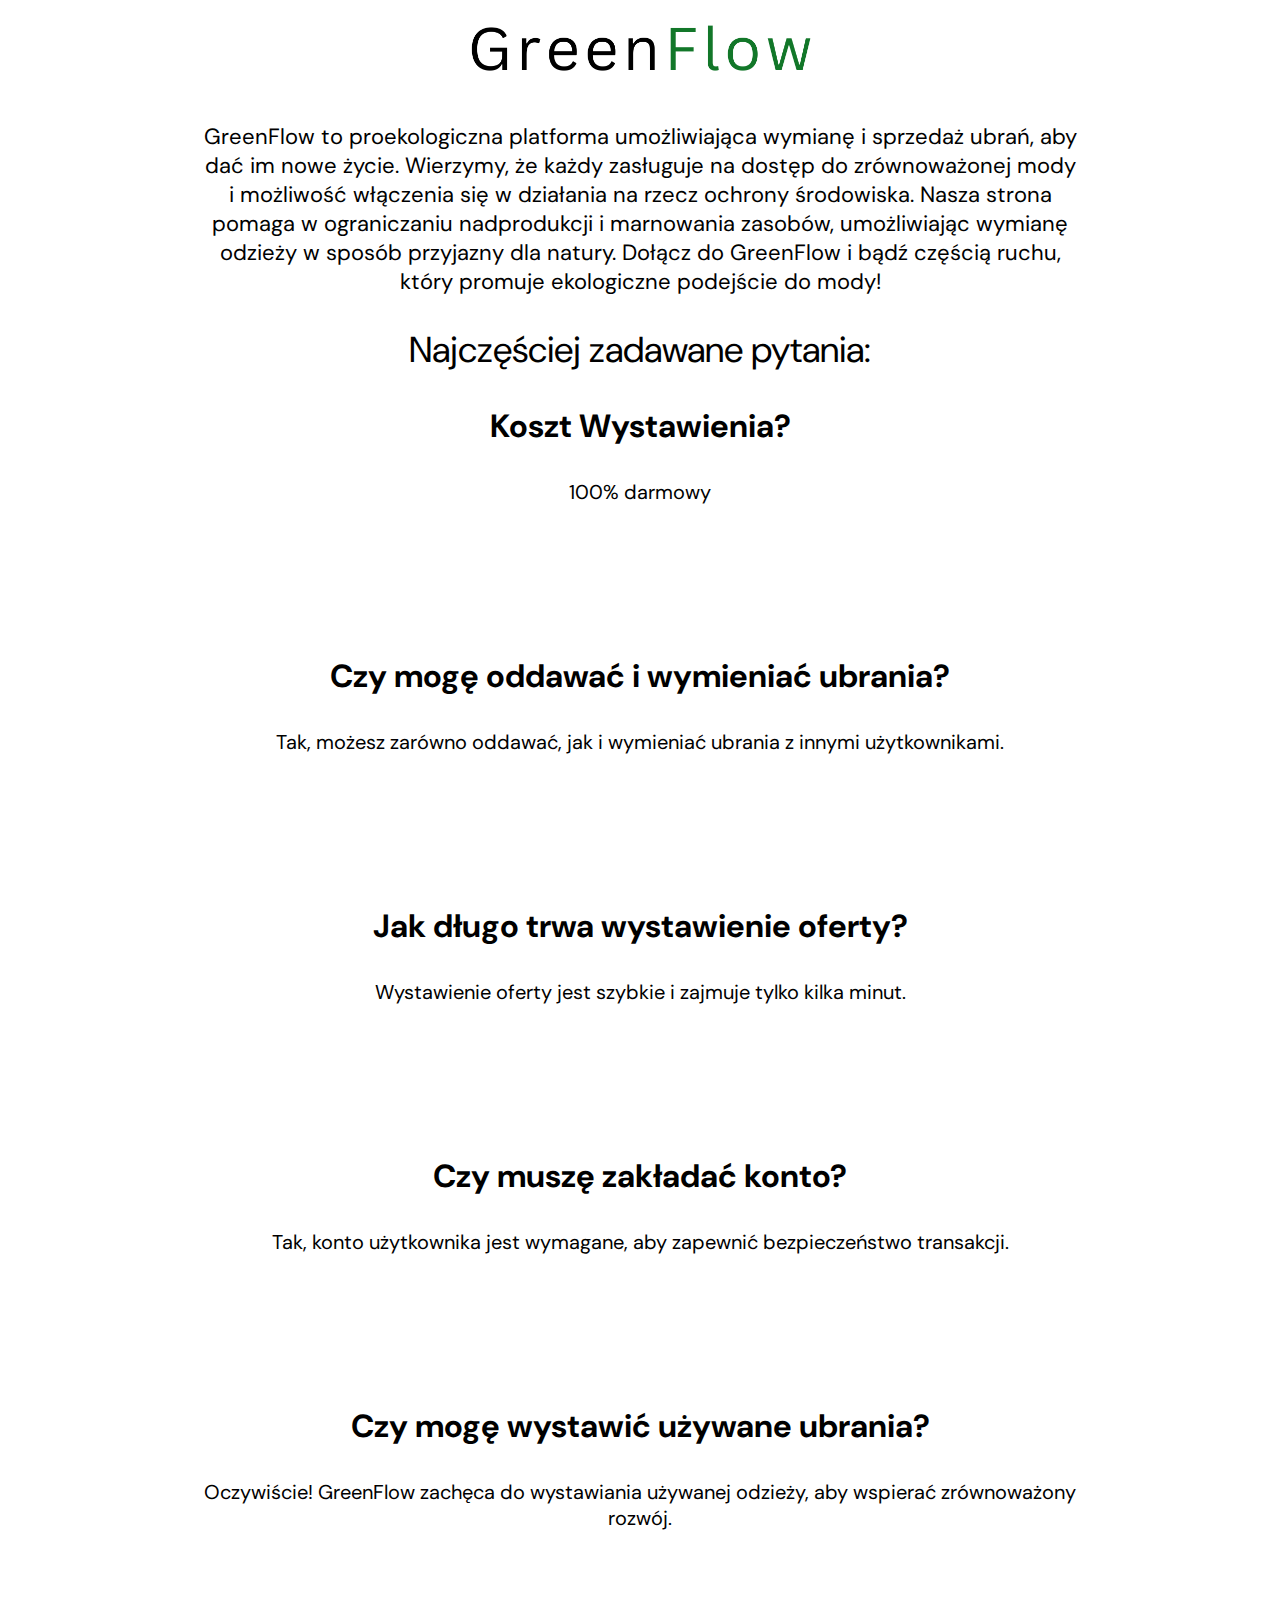
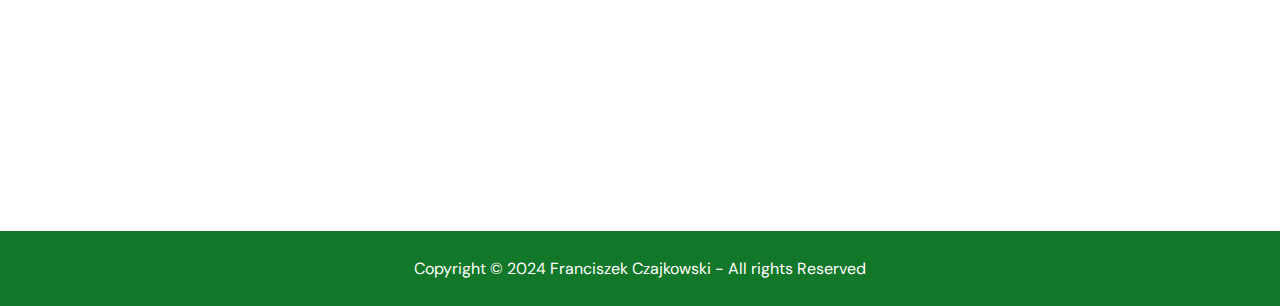
<file: templates/about.html>
<!DOCTYPE html>
<html lang="pl">
<head>
    <meta charset="UTF-8">
    <meta name="viewport" content="width=device-width, initial-scale=1.0">
    <title>O GreenFlow</title>
    <link rel="stylesheet" href="../static/style.css">
    <link rel="icon" type="x-icon" href="../static/GreenFlowIcon.png">
    <meta name="description" content="GreenFlow - Daj Ubraniom 2 życie, za darmo!">
    <meta name="keywords" content="GreenFlow, Ubrania za Darmo, Ubrania, Wymiana Ubrań, za darmo">
    <meta name="author" content="Franciszek Czajkowski">

    <style>
        main{
            margin:0px 400px 0px 400px
        }
        #about__greenflow{
            text-align: center;
        }
        #about h1{
            font-size:35px;
        }
        #about p{
            font-size:22px;
        }
        h2{
            font-size:36px;
            font-weight:400;
        }
        h3{font-size:32px;}
        #qna p{
            font-size:20px;
            margin-bottom:150px;
        }
        @media (max-width: 1300px) {
            main{
                margin:0 200px 0 200px
            }
        }

    </style>
</head>
<body>
    <header>
        <a href="{{ url_for('home') }}"><img id="text" src="../static/text.png" alt=""></a>
    </header>
    <main id="about__greenflow">
        <section id="about">
            <p>GreenFlow to proekologiczna platforma umożliwiająca wymianę i sprzedaż ubrań, aby dać im nowe życie. Wierzymy, że każdy zasługuje na dostęp do zrównoważonej mody i możliwość włączenia się w działania na rzecz ochrony środowiska. Nasza strona pomaga w ograniczaniu nadprodukcji i marnowania zasobów, umożliwiając wymianę odzieży w sposób przyjazny dla natury. Dołącz do GreenFlow i bądź częścią ruchu, który promuje ekologiczne podejście do mody!</p>
        </section>
    
        <section id="qna">
            <h2>Najczęściej zadawane pytania:</h2>
            <dl>
                <h3>Koszt Wystawienia?</h3>
                <p>100% darmowy</p>
    
                <h3>Czy mogę oddawać i wymieniać ubrania?</h3>
                <p>Tak, możesz zarówno oddawać, jak i wymieniać ubrania z innymi użytkownikami.</p>
    
                <h3>Jak długo trwa wystawienie oferty?</h3>
                <p>Wystawienie oferty jest szybkie i zajmuje tylko kilka minut.</p>
    
                <h3>Czy muszę zakładać konto?</h3>
                <p>Tak, konto użytkownika jest wymagane, aby zapewnić bezpieczeństwo transakcji.</p>
    
                <h3>Czy mogę wystawić używane ubrania?</h3>
                <p>Oczywiście! GreenFlow zachęca do wystawiania używanej odzieży, aby wspierać zrównoważony rozwój.</p>
    
            </dl>
        </section>
    </main>
    <footer>
        <p id="Copyright">
            Copyright © 2024 Franciszek Czajkowski - All rights Reserved
        </p>
    </footer>

</body>
</html>
</file>
<file: static/style.css>
@import url('https://fonts.googleapis.com/css2?family=DM+Sans:ital,opsz,wght@0,9..40,100..1000;1,9..40,100..1000&display=swap');
:root{
    --green:#127729;
    --gray:#666;
    --light-gray:#eee;
}
*{
    text-decoration: none;
    font-family: "DM Sans", sans-serif;
}
body{
    margin:0;
    text-align:center;
}
header{
    display:flex;
    justify-content:space-around;
    align-items: center;
    height:100px;
}

header a, header div{
    width:1fr;
}
.logo{
    width:125px;
    height:auto;
}
#text{
    width:350px;
    height:auto;
}

.search__input__div{
    display:flex;
    justify-content: center;
}
.search__input, #search__button{
    font-size:14px;
    padding:15px;
}
.search__input {
    border-radius:7px 0 0 7px;
    border:none;
    width:300px;
    color:var(--gray);
    background-color: var(--light-gray);
    outline: none;
}

#search__button{
    border-radius: 0 7px 7px 0;
    border:none;
    color:var(--gray);
    background-color: var(--light-gray);
    transition:250ms;
    cursor:pointer;
}
#search__button:hover{
    border:none;
    background-color: var(--green);
    color:white;
}

#header__buttons button{
    background-color: white;
    border:none;
    border-bottom:1px solid white;
    padding:5px 7px;
    cursor:pointer;
    transition:250ms
}

#Login__Button{color:var(--green)}
#Wystaw__Button:hover{border-bottom:1px solid var(--gray);}
#Wystaw__Button:active{
    transform:translateY(3px);
    transition:50ms;
    background-color: var(--gray);
    border-radius:5px;
    color:white;
}
#Login__Button:hover{border-bottom:1px solid var(--green);}
#Login__Button:active{
    transform:translateY(3px);
    transition:50ms;
    background-color: var(--green);
    border-radius:5px;
    color:white;
}
nav{
    width:100%;
    display:flex;
    justify-content: center;
    background-color: var(--light-gray);
}
.nav__button{
    background-color: var(--light-gray);
    border:none;
    height:50px;
    cursor:pointer;
    margin:0px 10px 0px 10px;
    width:100px;
    transition:150ms;
}
.nav__button:hover{
    background-color: #ddd;
}
#nav__button__4:hover{
    background-color: #ded
}

#beautiful__container{
    display:flex;
    justify-content: space-around;
    align-items: center;
    width:100%;
}

#main__beautiful {
    background-image: url('LandScape.jpg');
    background-size: cover;
    background-position: center;
    background-repeat: no-repeat;
    height:400px;
    color:white;
    font-weight: 600;
    margin:0;
    font-size:21px;
    position:relative;
    width:800px;
    border-radius:10px;
}
#main__beautiful p{
    position:absolute;
    bottom:0;
    right:0;
    left:0;
    text-align: center;
}
red{
    color:rgb(209, 0, 0);
}
#main__added{
    text-align: center;
    width:100%;
    display:flex;
    justify-content: center;
    columns:300px;
}
footer{
    margin-top:300px;
    height:75px;
    display:flex;
    justify-content: center;
    align-items: center;
    background-color: var(--green);
    color:white;
}


/* another files styles*/
#form__main, #form, form{
    height:89vh;
    display:flex;
    justify-content: center;
    align-items: center;
    flex-direction: column;
}
#form{
    background-color: #fdfdfd;
    width:400px;
    height:400px;
    padding:40px;
    border:4px solid var(--light-gray);
    border-radius:15px;
}
form :is(img, input){
    margin:10px;
}
#form__submit, #form form a{
    border:none;
    color:var(--gray);
    background-color: var(--light-gray);
    transition:250ms;
    cursor:pointer;
    padding:15px;
    font-size:15px;
    text-decoration: none;
    color:black;
}
#form__submit:hover,#form form a:hover{
    border:none;
    background-color: var(--green);
    color:white;
    border-radius:7px
}
aside, #search__main{
    border-radius:10px;
}
aside{
    background-color: var(--light-gray);
    height:500px;
    width:400px;
    margin-right:20px;
}

#search__main{
    width:100%;
    min-height: 400px;
    background-color: var(--light-gray);
}

#search__section{
    display:flex;
    justify-content: space-around;
    margin:0px 20px 0px 20px;
}

#add__main{
    display:flex;
    justify-content: center;
    align-content: center;
    align-items: center;
    flex-direction: column;
}
#add__item:hover{
    background-color:var(--green);
    color:white;
}
.custom-file-upload {
    height: 200px;
    width: 300px;
    display: flex;
    flex-direction: column;
    align-items: center;
    gap: 20px;
    cursor: pointer;
    justify-content: center;
    border: 2px dashed #cacaca;
    background-color: rgba(255, 255, 255, 1);
    padding: 1.5rem;
    border-radius: 10px;
    box-shadow: 0px 48px 35px -48px rgba(0, 0, 0, 0.1);
}

.custom-file-upload .icon {
    display: flex;
    align-items: center;
    justify-content: center;
}

.custom-file-upload .icon svg {
    height: 80px;
    fill: rgba(75, 85, 99, 1);
}

.custom-file-upload .text {
    display: flex;
    align-items: center;
    justify-content: center;
}

.custom-file-upload .text span {
    font-weight: 400;
    color: rgba(75, 85, 99, 1);
}

.custom-file-upload input[type="file"] {
    display: none;
}

@media (max-width: 750px), (max-height: 500px){
    body * {
        display: none; /* Hides all content */
    }

    body::before {
        content: "Greenflow nie działa / nie jest przystosowane jeszcze na tabletach/telefonach!";
        display: block;
        text-align: center;
        font-size: 24px;
        color: var(--gray);
        margin-top: 50vh;
        transform: translateY(-50%);
    }
}
#get__button{
    padding: 10px 20px;
    background-color: var(--light-gray);
    color: black;
    border: none;
    border-radius: 5px;
    cursor: pointer;
    margin-top: 20px;
    transition:250ms;
}
#get__button:hover{
    background-color: var(--green);
    color:white;
    border-radius: 10px;
}


.a__index{
    width:250px;
    height:300px;
    border:2px solid var(--light-gray);
    border-radius:10px;
    text-align: center;
    transition:250ms;
    color:var(--gray)
}
.a__index:hover{
    border:2px solid var(--green);
    color:var(--green);
}
.imgg{
    height:200px;
    max-width:250px;
}
a{cursor:pointer;}
</file>
